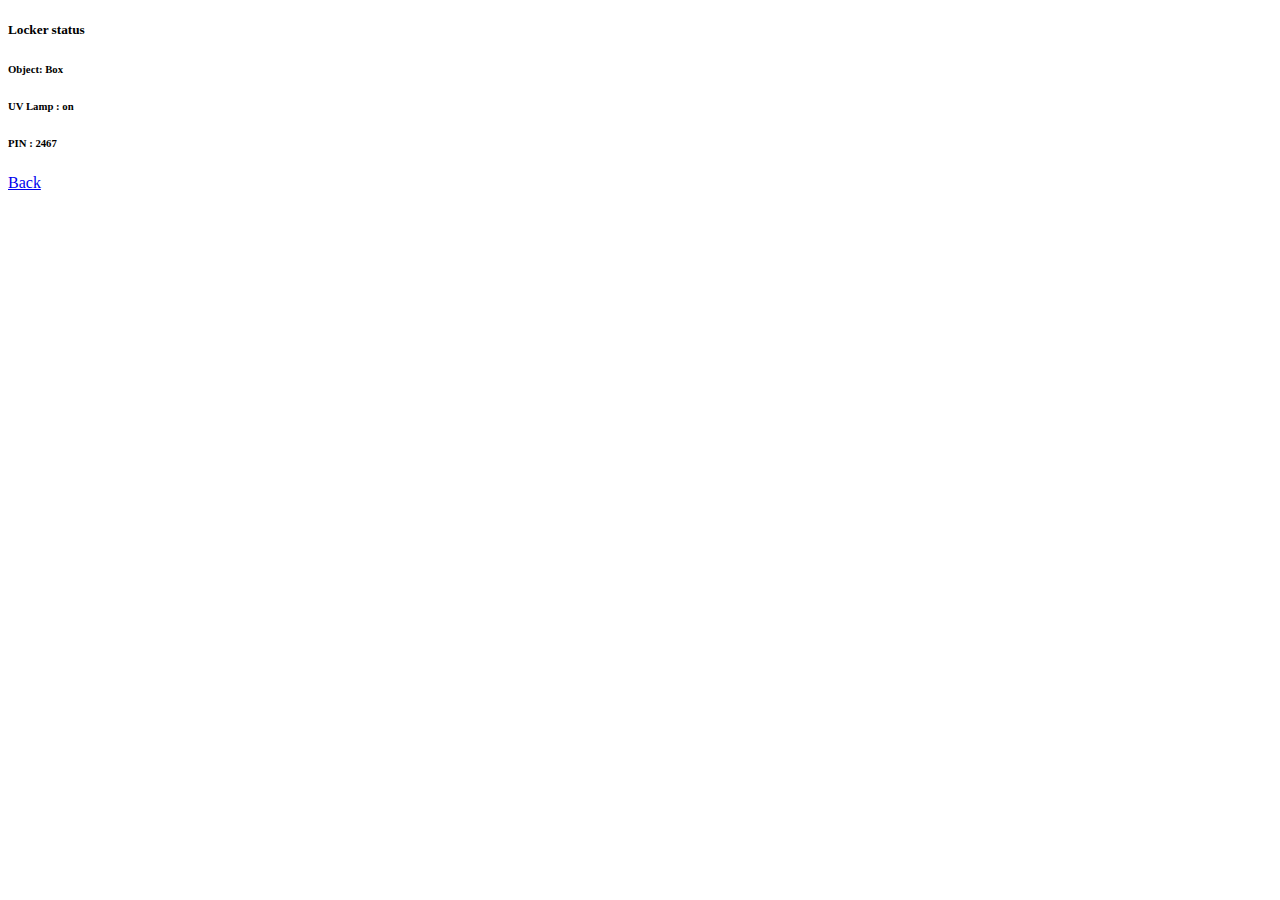
<file: detail.html>
<!DOCTYPE html>
<html lang="en">

<head>
    <meta charset="UTF-8">
    <meta http-equiv="X-UA-Compatible" content="IE=edge">
    <meta name="viewport" content="width=device-width, initial-scale=1.0">
    <link rel="icon" type="image/png" href="favicon-32x32.png" sizes="32x32" />
    <link rel="icon" type="image/png" href="favicon-16x16.png" sizes="16x16" />


    <link href="https://cdn.jsdelivr.net/npm/bootstrap@5.0.0-beta2/dist/css/bootstrap.min.css" rel="stylesheet" integrity="sha384-BmbxuPwQa2lc/FVzBcNJ7UAyJxM6wuqIj61tLrc4wSX0szH/Ev+nYRRuWlolflfl" crossorigin="anonymous">

    <title>Locker | Smart Sterilizer Locker</title>
</head>
<body>
    <div class="container">
    <div class="card mt-5">
        <div class="card-body">
          <h5 class="card-title">Locker status</h5>
          <h6 class="card-subtitle mb-2 text-muted">Object: Box</h6>
          <h6 class="card-subtitle mb-2 text-muted">UV Lamp : <span id="uv">on</span></h6>
          <h6 class="card-subtitle mb-2 text-muted">PIN : 2467</h6>
          <a href="locker.html" class="card-link">Back</a>
        </div>
      </div>
    </div>
      <script>
        var $_GET = {};
        if(document.location.toString().indexOf('?') !== -1) {
            var query = document.location
                        .toString()
                        // get the query string
                        .replace(/^.*?\?/, '')
                        // and remove any existing hash string (thanks, @vrijdenker)
                        .replace(/#.*$/, '')
                        .split('&');

            for(var i=0, l=query.length; i<l; i++) {
            var aux = decodeURIComponent(query[i]).split('=');
            $_GET[aux[0]] = aux[1];
            }
        }

        // document.getElementById('uv').innerHTML = $_GET['index'];
      </script>
</body>
</html>
</file>
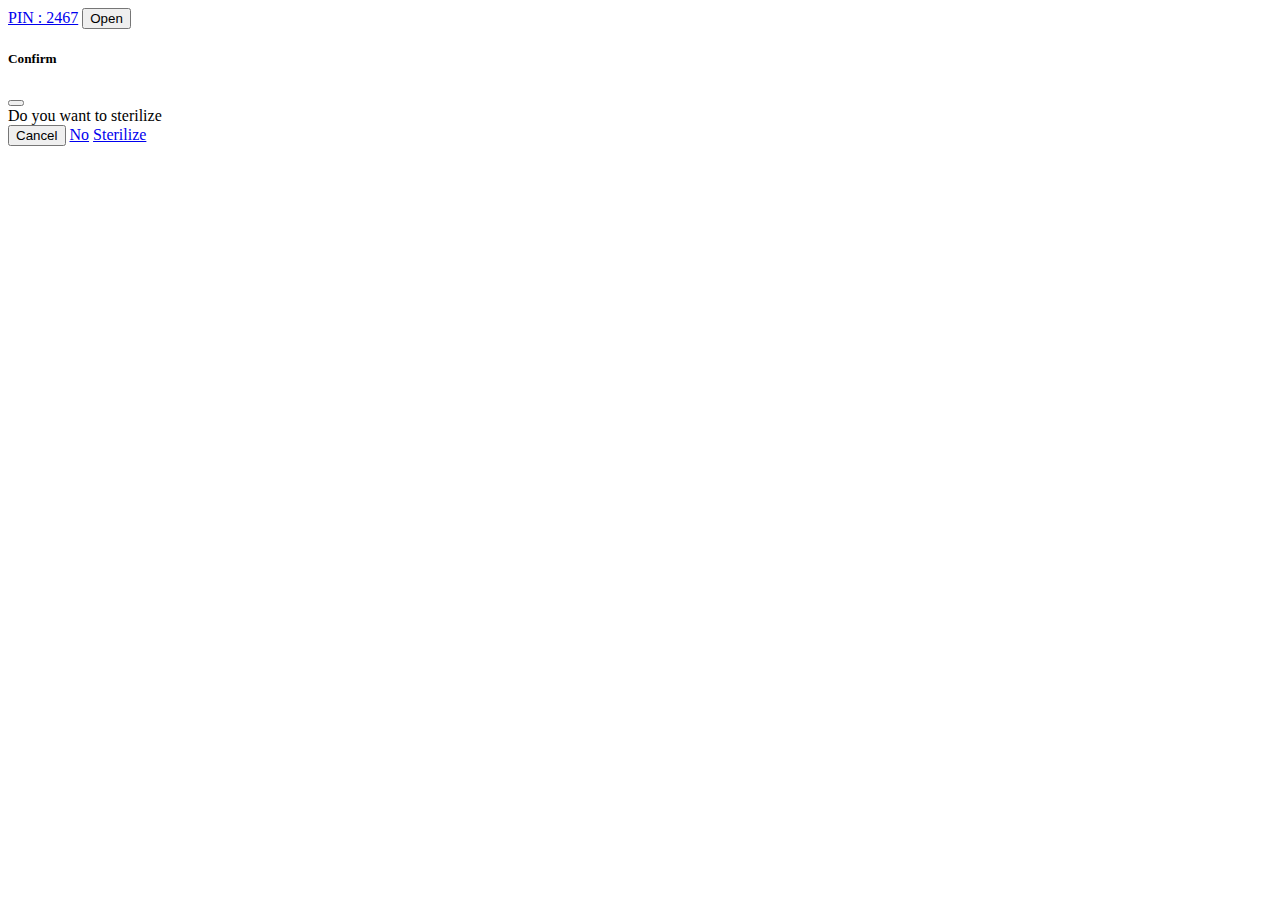
<file: locker.html>
<!DOCTYPE html>
<html lang="en">

<head>
    <meta charset="UTF-8">
    <meta http-equiv="X-UA-Compatible" content="IE=edge">
    <meta name="viewport" content="width=device-width, initial-scale=1.0">
    <link rel="icon" type="image/png" href="favicon-32x32.png" sizes="32x32" />
    <link rel="icon" type="image/png" href="favicon-16x16.png" sizes="16x16" />

    <link href="https://cdn.jsdelivr.net/npm/bootstrap@5.0.0-beta2/dist/css/bootstrap.min.css" rel="stylesheet" integrity="sha384-BmbxuPwQa2lc/FVzBcNJ7UAyJxM6wuqIj61tLrc4wSX0szH/Ev+nYRRuWlolflfl" crossorigin="anonymous">

    <script>
        var $_GET = {};
        if(document.location.toString().indexOf('?') !== -1) {
            var query = document.location
                        .toString()
                        // get the query string
                        .replace(/^.*?\?/, '')
                        // and remove any existing hash string (thanks, @vrijdenker)
                        .replace(/#.*$/, '')
                        .split('&');

            for(var i=0, l=query.length; i<l; i++) {
            var aux = decodeURIComponent(query[i]).split('=');
            $_GET[aux[0]] = aux[1];
            }
        }
    </script>

    <title>Smart Sterilizer Locker</title>
</head>
<body>
    <div class="container">
        <div class="card mt-5">
            <div class="card-body">
                <div class="d-grid gap-2 mx-auto">
                    <a href="#" class="btn btn-primary disabled">PIN : 2467</a>
                    <button type="button" class="btn btn-primary" data-bs-toggle="modal" data-bs-target="#myModal">Open</button>
                </div>
            </div>
        </div>
    </div>
  <!-- Modal -->
  <div class="modal fade" id="myModal" tabindex="-1" aria-labelledby="myModalLabel" aria-hidden="true">
    <div class="modal-dialog">
      <div class="modal-content">
        <div class="modal-header">
          <h5 class="modal-title" id="myModal">Confirm</h5>
          <button type="button" class="btn-close" data-bs-dismiss="modal" aria-label="Close"></button>
        </div>
        <div class="modal-body">
          Do you want to sterilize
        </div>
        <div class="modal-footer">
          <button type="button" class="btn btn-secondary" data-bs-dismiss="modal">Cancel</button>
          <a href="detail.html?s=no" class="btn btn-danger">No</a>
          <a href="detail.html" class="btn btn-success">Sterilize</a>
        </div>
      </div>
    </div>
  </div>
  <script src="https://cdn.jsdelivr.net/npm/bootstrap@5.0.0-beta3/dist/js/bootstrap.bundle.min.js" integrity="sha384-JEW9xMcG8R+pH31jmWH6WWP0WintQrMb4s7ZOdauHnUtxwoG2vI5DkLtS3qm9Ekf" crossorigin="anonymous"></script>
</body>
</html>
</file>
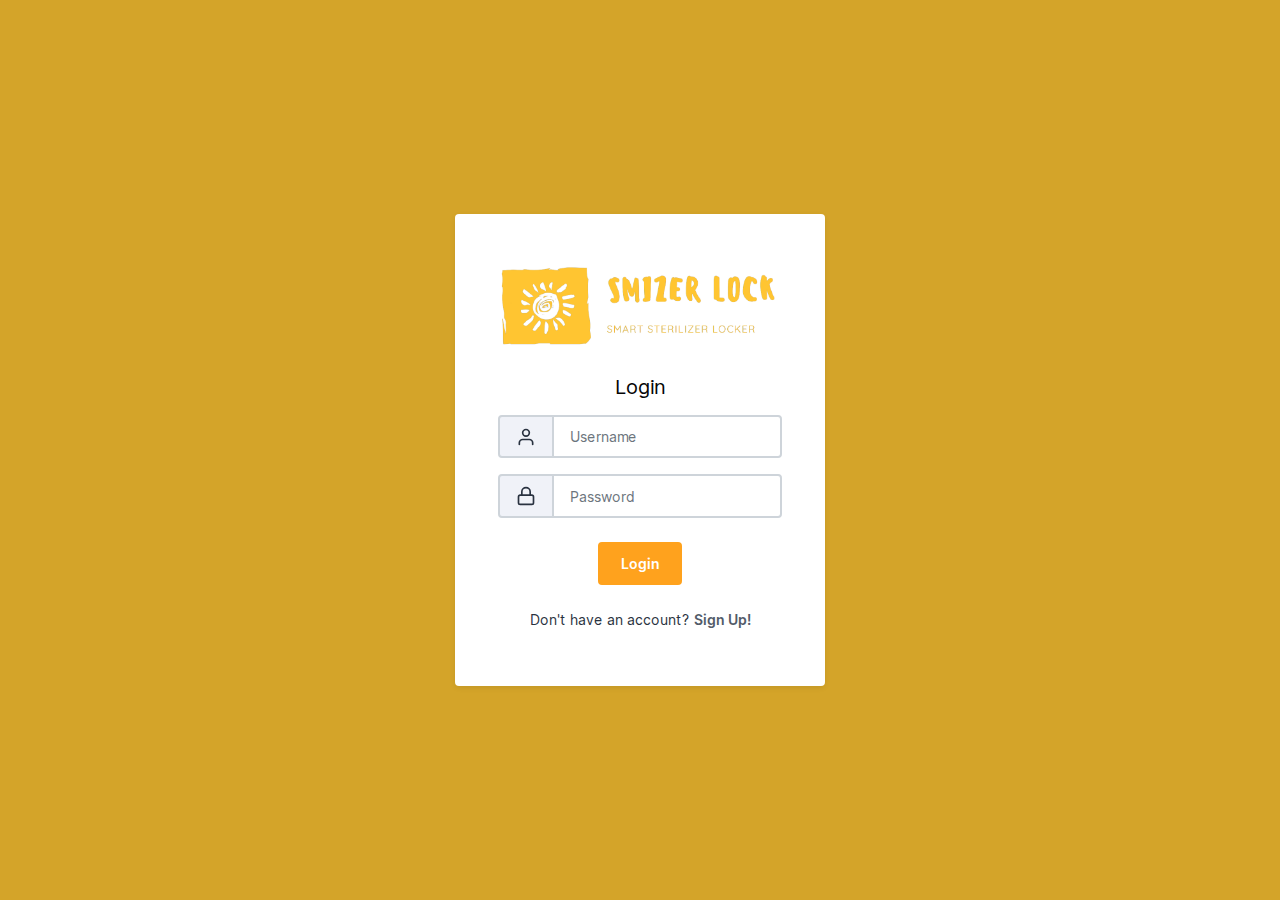
<file: login.html>
<!DOCTYPE html>
<html lang="en">

<head>
    <meta charset="UTF-8">
    <meta http-equiv="X-UA-Compatible" content="IE=edge">
    <meta name="viewport" content="width=device-width, initial-scale=1.0">
    <link rel="icon" type="image/png" href="favicon-32x32.png" sizes="32x32" />
    <link rel="icon" type="image/png" href="favicon-16x16.png" sizes="16x16" />

    <!-- Favicon icon -->
    <link rel="icon" type="image/png" href="assets/images/favicon-32x32.png" sizes="32x32" />
    <link rel="icon" type="image/png" href="assets/images/favicon-16x16.png" sizes="16x16" />

    <!-- font css -->
    <link rel="stylesheet" href="assets/fonts/feather.css">
    <link rel="stylesheet" href="assets/fonts/fontawesome.css">
    <link rel="stylesheet" href="assets/fonts/material.css">

    <!-- vendor css -->
    <link rel="stylesheet" href="assets/css/style.css" id="main-style-link">

    <title>Login | Smart Sterilizer Locker</title>
</head>

<body>
    <div class="auth-wrapper">
        <div class="auth-content">
            <div class="card">
                <div class="row align-items-center text-center">
                    <div class="col-md-12">
                        <div class="card-body">
                            <img src="assets/images/LOGO-login.png" alt="" class="img-fluid mb-4">
                            <h4 class="mb-3 f-w-400">Login</h4>
                            <form>
                                <div class="input-group mb-3">
                                    <span class="input-group-text"><i data-feather="user"></i></span>
                                    <input type="text" class="form-control" placeholder="Username">
                                </div>
                                <div class="input-group mb-4">
                                    <span class="input-group-text"><i data-feather="lock"></i></span>
                                    <input type="password" class="form-control" placeholder="Password">
                                </div>
                                <a class="btn btn-warning btn-block mb-4 text-white" href="private.html">Login</a>
                            </form>
                            <p class="mb-2">Don't have an account?
                                <a href="signup.html" class="f-w-400">Sign Up!</a>
                            </p>
                        </div>
                    </div>
                </div>
            </div>
        </div>
    </div>

    <!-- Required Js -->
    <script src="assets/js/vendor-all.min.js"></script>
    <script src="assets/js/plugins/bootstrap.min.js"></script>
    <script src="assets/js/plugins/feather.min.js"></script>
    <script src="assets/js/pcoded.min.js"></script>
</body>

</html>
</file>
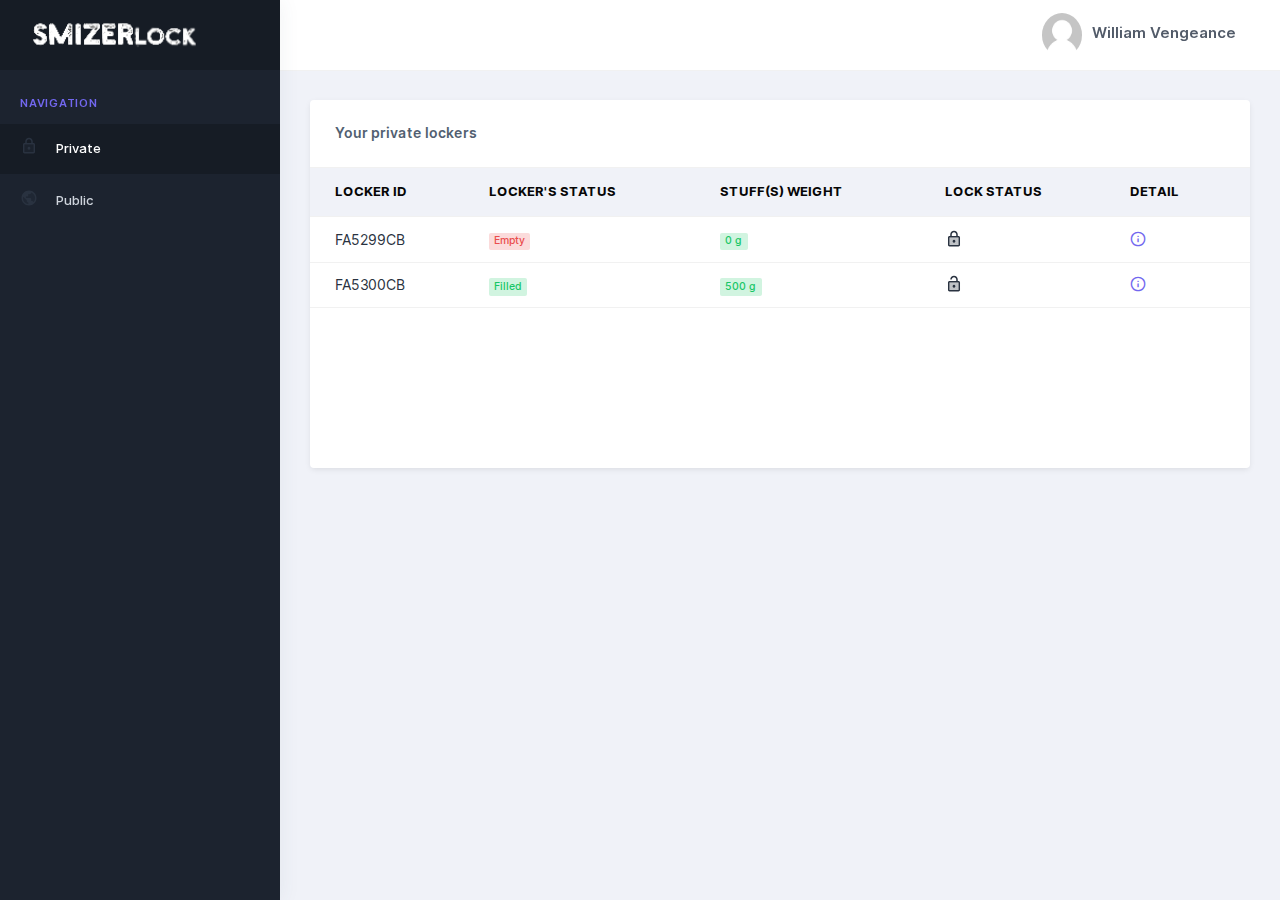
<file: private.html>
<!DOCTYPE html>
<html lang="en">

<head>
    <title>Smizer Lock</title>
    <!-- HTML5 Shim and Respond.js IE11 support of HTML5 elements and media queries -->
    <!-- WARNING: Respond.js doesn't work if you view the page via file:// -->
    <!--[if lt IE 11]>
    	<script src="https://oss.maxcdn.com/libs/html5shiv/3.7.0/html5shiv.js"></script>
    	<script src="https://oss.maxcdn.com/libs/respond.js/1.4.2/respond.min.js"></script>
    	<![endif]-->

    <!-- Meta -->
    <meta charset="utf-8">
    <meta name="viewport" content="width=device-width, initial-scale=1.0, user-scalable=0, minimal-ui">
    <meta http-equiv="X-UA-Compatible" content="IE=edge" />
    <meta name="author" content="Dadakanz">


    <!-- Favicon icon -->
    <link rel="icon" type="image/png" href="assets/images/favicon2-32x32.png" sizes="32x32" />
    <link rel="icon" type="image/png" href="assets/images/favicon2-16x16.png" sizes="16x16" />

    <!-- font css -->
    <link rel="stylesheet" href="assets/fonts/feather.css">
    <link rel="stylesheet" href="assets/fonts/fontawesome.css">
    <link rel="stylesheet" href="assets/fonts/material.css">

    <!-- vendor css -->
    <link rel="stylesheet" href="assets/css/style.css" id="main-style-link">

</head>

<body>
    <!-- [ Pre-loader ] start -->
    <div class="loader-bg">
        <div class="loader-track">
            <div class="loader-fill"></div>
        </div>
    </div>
    <!-- [ Pre-loader ] End -->
    <!-- [ Mobile header ] start -->
    <div class="pc-mob-header pc-header">
        <div class="pcm-logo">
            <img src="assets/images/170x30-bg-dark.png" alt="" class="logo logo-lg">
        </div>
        <div class="pcm-toolbar">
            <a href="#!" class="pc-head-link" id="mobile-collapse">
                <div class="hamburger hamburger--arrowturn">
                    <div class="hamburger-box">
                        <div class="hamburger-inner"></div>
                    </div>
                </div>
            </a>
            <a href="#!" class="pc-head-link" id="header-collapse">
                <i data-feather="more-vertical"></i>
            </a>
        </div>
    </div>
    <!-- [ Mobile header ] End -->

    <!-- [ navigation menu ] start -->
    <nav class="pc-sidebar ">
        <div class="navbar-wrapper">
            <div class="m-header">
                <a href="private.html" class="b-brand">
                    <!-- ========   change your logo hear   ============ -->
                    <img src="assets/images/170x30-bg-dark.png" alt="" class="logo logo-lg">
                    <img src="assets/images/170x30-bg-dark.png" alt="" class="logo logo-sm">
                </a>
            </div>
            <div class="navbar-content">
                <ul class="pc-navbar">
                    <li class="pc-item pc-caption">
                        <label>Navigation</label>
                    </li>
                    <li class="pc-item">
                        <a href="private.html" class="pc-link ">
                            <span class="pc-micon">
                                <span class="material-icons-two-tone">
                                    lock
                                </span>
                            </span>
                            <span class="pc-mtext">Private</span>
                        </a>
                    </li>
                    <li class="pc-item">
                        <a href="public.html" class="pc-link ">
                            <span class="pc-micon">
                                <span class="material-icons-two-tone">
                                    public
                                </span>
                            </span>
                            <span class="pc-mtext">Public</span>
                        </a>
                    </li>
                </ul>
            </div>
        </div>
    </nav>
    <!-- [ navigation menu ] end -->
    <!-- [ Header ] start -->
    <header class="pc-header ">
        <div class="header-wrapper">
            <div class="ml-auto">
                <ul class="list-unstyled">
                    <li class="dropdown pc-h-item">
                        <a class="pc-head-link dropdown-toggle arrow-none mr-0" data-toggle="dropdown" href="#"
                            role="button" aria-haspopup="false" aria-expanded="false">
                            <img src="assets/images/user/default-user.jpg" alt="user-image" class="user-avtar">
                            <span>
                                <span class="user-name">William Vengeance</span>
                                <!-- <span class="user-desc">Administrator</span> -->
                            </span>
                        </a>
                        <div class="dropdown-menu dropdown-menu-right pc-h-dropdown">

                            <a href="login.html" class="dropdown-item">
                                <span class="material-icons-two-tone">
                                    sensor_door
                                </span>
                                <span>Logout</span>
                            </a>
                        </div>
                    </li>
                </ul>
            </div>

        </div>
    </header>
    <!-- [ Header ] end -->
    <!-- [ Main Content ] start -->
    <div class="pc-container">
        <div class="pcoded-content">
            <!-- [ Main Content ] start -->
            <div class="row">
                <!-- customer-section start -->
                <div class="col-xl-12 col-md-12">
                    <div class="card table-card">
                        <div class="card-header">
                            <h5>Your private lockers</h5>
                        </div>
                        <div class="pro-scroll" style="height:300px;position:relative;">
                            <div class="card-body p-0">
                                <div class="table-responsive">
                                    <table class="table table-hover m-b-0">
                                        <thead>
                                            <tr>
                                                <th>Locker ID</th>
                                                <th>Locker's Status</th>
                                                <th>Stuff(s) Weight</th>
                                                <th>Lock Status</th>
                                                <th>Detail</th>
                                            </tr>
                                        </thead>
                                        <tbody>
                                            <tr>
                                                <td>FA5299CB</td>
                                                <td>
                                                    <div><label class="badge bg-light-danger">Empty</label></div>
                                                </td>
                                                <td><label class="badge bg-light-success">0 g</label></td>
                                                <td>
                                                    <span class="material-icons-two-tone">
                                                        lock
                                                    </span>
                                                </td>
                                                <td>
                                                    <a href="#!" data-toggle="modal" data-target="#LockerModal">
                                                        <i class="icon feather icon-info f-16 text-primary"></i>
                                                    </a>
                                                </td>
                                            </tr>
                                            <tr>
                                                <td>FA5300CB</td>
                                                <td>
                                                    <div><label class="badge bg-light-success">Filled</label></div>
                                                </td>
                                                <td><label class="badge bg-light-success">500 g</label></td>
                                                <td>
                                                    <span class="material-icons-two-tone">
                                                        lock_open
                                                    </span>
                                                </td>
                                                <td>
                                                    <a href="#!" data-toggle="modal" data-target="#LockerModal2">
                                                        <i class="icon feather icon-info f-16 text-primary"></i>
                                                    </a>
                                                </td>
                                            </tr>
                                            <!-- <tr>
                                                <td>Iphone 6</td>
                                                <td>
                                                    <div><label class="badge bg-light-danger">Occupied</label></div>
                                                </td>
                                                <td><a href="#!">
                                                        <i class="icon feather icon-info f-16 text-primary"></i>
                                                    </a>
                                                </td>
                                            </tr> -->
                                        </tbody>
                                    </table>
                                </div>
                            </div>
                        </div>
                    </div>
                </div>
                <!-- customer-section end -->
            </div>
            <!-- [ Main Content ] end -->
        </div>
    </div>
    <div id="LockerModal" class="modal fade" tabindex="-1" role="dialog" aria-labelledby="LockerModalTitle"
        aria-hidden="true">
        <div class="modal-dialog modal-dialog-centered" role="document">
            <div class="modal-content">
                <div class="modal-header">
                    <h5 class="modal-title" id="LockerModalTitle">Locker Detail</h5>
                    <button type="button" class="btn-close" data-dismiss="modal" aria-label="Close"></button>
                </div>
                <div class="modal-body">
                    <form>
                        <div class="row mb-3">
                            <label class="col-sm-3 col-form-label">Locker ID</label>
                            <div class="col-sm-9">
                                <input type="text" class="form-control-plaintext" readonly value="FA5299CB">
                            </div>
                        </div>
                        <div class="row mb-3">
                            <label class="col-sm-3 col-form-label">Locker Status</label>
                            <div class="col-sm-9">
                                <input type="text" class="form-control-plaintext" readonly value="Empty">
                            </div>
                        </div>
                        <div class="row mb-3">
                            <label class="col-sm-3 col-form-label">Weight</label>
                            <div class="col-sm-9">
                                <input type="text" class="form-control-plaintext" readonly value="0 g">
                            </div>
                        </div>
                        <div class="row mb-3">
                            <label class="col-sm-3 col-form-label">Passcode</label>
                            <div class="col-sm-9">
                                <input type="text" class="form-control-plaintext" readonly value="1234">
                            </div>
                        </div>
                        <div class="row mb-3">
                            <label class="col-sm-3 col-form-label">Lock Status</label>
                            <div class="col-sm-9 my-auto">
                                <div class="form-check form-switch">
                                    <input type="checkbox" class="form-check-input">
                                    <label class="badge bg-light-success">
                                        Locked
                                    </label>
                                </div>
                            </div>
                        </div>
                        <div class="row mb-3">
                            <label class="col-sm-3 col-form-label">Sterilize</label>
                            <div class="col-sm-9">
                                <label class="badge bg-light-danger">
                                    Not sterilize yet
                                </label>
                            </div>
                        </div>
                    </form>
                </div>
                <div class="modal-footer">
                    <button type="button" class="btn  btn-secondary" data-dismiss="modal">Close</button>
                </div>
            </div>
        </div>
    </div>
    <div id="LockerModal2" class="modal fade" tabindex="-1" role="dialog" aria-labelledby="LockerModalTitle"
        aria-hidden="true">
        <div class="modal-dialog modal-dialog-centered" role="document">
            <div class="modal-content">
                <div class="modal-header">
                    <h5 class="modal-title" id="LockerModalTitle">Locker Detail</h5>
                    <button type="button" class="btn-close" data-dismiss="modal" aria-label="Close"></button>
                </div>
                <div class="modal-body">
                    <form>
                        <div class="row mb-3">
                            <label class="col-sm-3 col-form-label">Locker ID</label>
                            <div class="col-sm-9">
                                <input type="text" class="form-control-plaintext" readonly value="FA5300CB">
                            </div>
                        </div>
                        <div class="row mb-3">
                            <label class="col-sm-3 col-form-label">Locker Status</label>
                            <div class="col-sm-9">
                                <input type="text" class="form-control-plaintext" readonly value="Filled">
                            </div>
                        </div>
                        <div class="row mb-3">
                            <label class="col-sm-3 col-form-label">Weight</label>
                            <div class="col-sm-9">
                                <input type="text" class="form-control-plaintext" readonly value="500 g">
                            </div>
                        </div>
                        <div class="row mb-3">
                            <label class="col-sm-3 col-form-label">Passcode</label>
                            <div class="col-sm-9">
                                <input type="text" class="form-control-plaintext" readonly value="4321">
                            </div>
                        </div>
                        <div class="row mb-3">
                            <label class="col-sm-3 col-form-label">Lock Status</label>
                            <div class="col-sm-9 my-auto">
                                <div class="form-check form-switch">
                                    <input type="checkbox" class="form-check-input">
                                    <label class="badge bg-light-success">
                                        Unlocked
                                    </label>
                                </div>
                            </div>
                        </div>
                        <div class="row mb-3">
                            <label class="col-sm-3 col-form-label">Sterilize</label>
                            <div class="col-sm-9">
                                <label class="badge bg-light-danger">
                                    Not sterilize yet
                                </label>
                            </div>
                        </div>
                    </form>
                </div>
                <div class="modal-footer">
                    <button type="button" class="btn  btn-secondary" data-dismiss="modal">Close</button>
                </div>
            </div>
        </div>
    </div>
    <!-- [ Main Content ] end -->
    <!-- Warning Section start -->
    <!-- Older IE warning message -->
    <!--[if lt IE 11]>
        <div class="ie-warning">
            <h1>Warning!!</h1>
            <p>You are using an outdated version of Internet Explorer, please upgrade
               <br/>to any of the following web browsers to access this website.
            </p>
            <div class="iew-container">
                <ul class="iew-download">
                    <li>
                        <a href="http://www.google.com/chrome/">
                            <img src="assets/images/browser/chrome.png" alt="Chrome">
                            <div>Chrome</div>
                        </a>
                    </li>
                    <li>
                        <a href="https://www.mozilla.org/en-US/firefox/new/">
                            <img src="assets/images/browser/firefox.png" alt="Firefox">
                            <div>Firefox</div>
                        </a>
                    </li>
                    <li>
                        <a href="http://www.opera.com">
                            <img src="assets/images/browser/opera.png" alt="Opera">
                            <div>Opera</div>
                        </a>
                    </li>
                    <li>
                        <a href="https://www.apple.com/safari/">
                            <img src="assets/images/browser/safari.png" alt="Safari">
                            <div>Safari</div>
                        </a>
                    </li>
                    <li>
                        <a href="http://windows.microsoft.com/en-us/internet-explorer/download-ie">
                            <img src="assets/images/browser/ie.png" alt="">
                            <div>IE (11 & above)</div>
                        </a>
                    </li>
                </ul>
            </div>
            <p>Sorry for the inconvenience!</p>
        </div>
    <![endif]-->
    <!-- Warning Section Ends -->
    <!-- Required Js -->
    <script src="assets/js/vendor-all.min.js"></script>
    <script src="assets/js/plugins/bootstrap.min.js"></script>
    <script src="assets/js/plugins/feather.min.js"></script>
    <script src="assets/js/pcoded.min.js"></script>
    <!-- <script src="https://cdnjs.cloudflare.com/ajax/libs/highlight.js/9.12.0/highlight.min.js"></script> -->
    <!-- <script src="assets/js/plugins/clipboard.min.js"></script> -->
    <!-- <script src="assets/js/uikit.min.js"></script> -->

    <!-- custom-chart js -->
    <script src="assets/js/pages/private.js"></script>
</body>

</html>
</file>
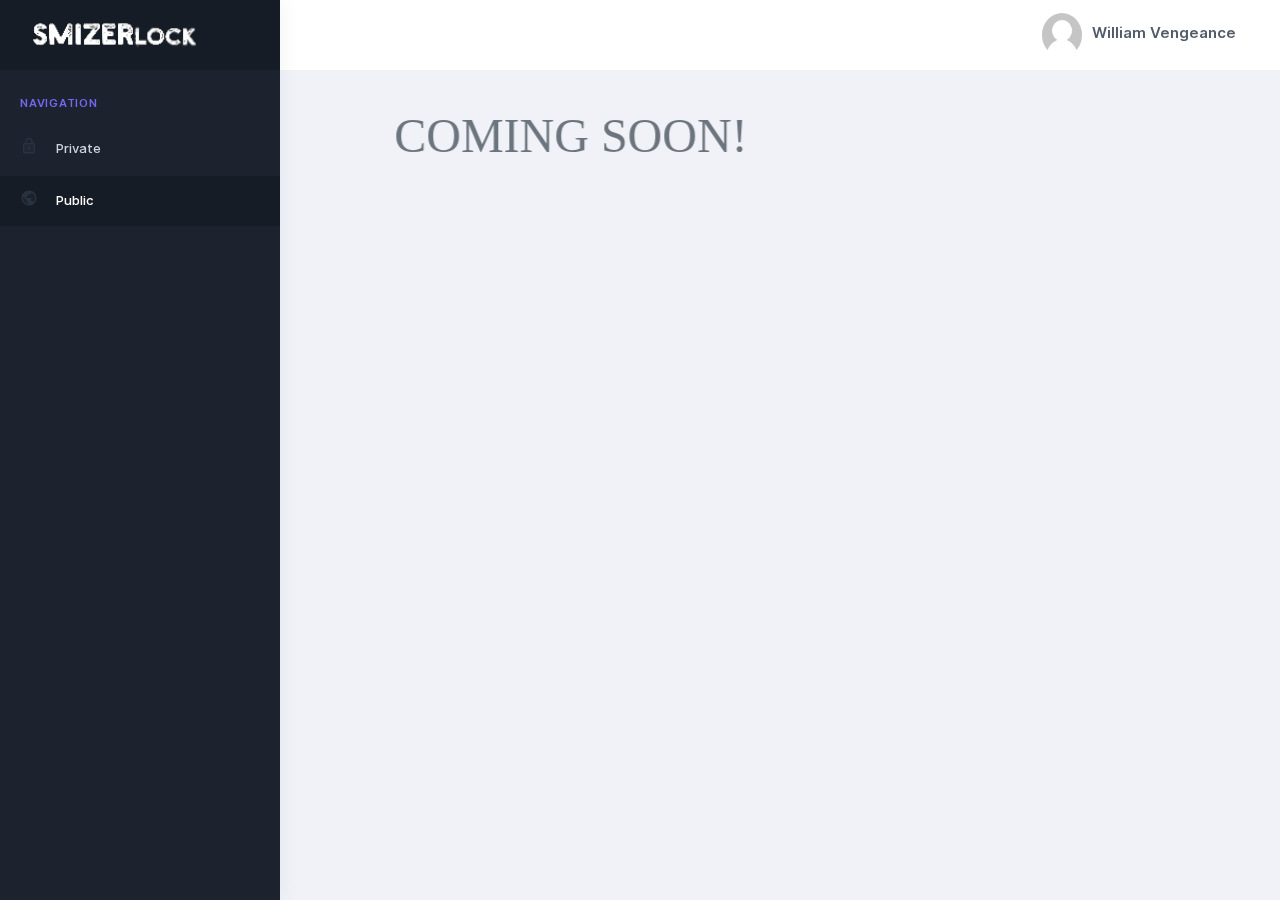
<file: public.html>
<!DOCTYPE html>
<html lang="en">

<head>
    <title>Smizer Lock</title>
    <!-- HTML5 Shim and Respond.js IE11 support of HTML5 elements and media queries -->
    <!-- WARNING: Respond.js doesn't work if you view the page via file:// -->
    <!--[if lt IE 11]>
    	<script src="https://oss.maxcdn.com/libs/html5shiv/3.7.0/html5shiv.js"></script>
    	<script src="https://oss.maxcdn.com/libs/respond.js/1.4.2/respond.min.js"></script>
    	<![endif]-->

    <!-- Meta -->
    <meta charset="utf-8">
    <meta name="viewport" content="width=device-width, initial-scale=1.0, user-scalable=0, minimal-ui">
    <meta http-equiv="X-UA-Compatible" content="IE=edge" />
    <meta name="author" content="Dadakanz">


    <!-- Favicon icon -->
    <link rel="icon" type="image/png" href="assets/images/favicon2-32x32.png" sizes="32x32" />
    <link rel="icon" type="image/png" href="assets/images/favicon2-16x16.png" sizes="16x16" />

    <!-- font css -->
    <link rel="stylesheet" href="assets/fonts/feather.css">
    <link rel="stylesheet" href="assets/fonts/fontawesome.css">
    <link rel="stylesheet" href="assets/fonts/material.css">

    <!-- vendor css -->
    <link rel="stylesheet" href="assets/css/style.css" id="main-style-link">

</head>

<body>
    <!-- [ Pre-loader ] start -->
    <div class="loader-bg">
        <div class="loader-track">
            <div class="loader-fill"></div>
        </div>
    </div>
    <!-- [ Pre-loader ] End -->
    <!-- [ Mobile header ] start -->
    <div class="pc-mob-header pc-header">
        <div class="pcm-logo">
            <img src="assets/images/170x30-bg-dark.png" alt="" class="logo logo-lg">
        </div>
        <div class="pcm-toolbar">
            <a href="#!" class="pc-head-link" id="mobile-collapse">
                <div class="hamburger hamburger--arrowturn">
                    <div class="hamburger-box">
                        <div class="hamburger-inner"></div>
                    </div>
                </div>
            </a>
            <a href="#!" class="pc-head-link" id="header-collapse">
                <i data-feather="more-vertical"></i>
            </a>
        </div>
    </div>
    <!-- [ Mobile header ] End -->

    <!-- [ navigation menu ] start -->
    <nav class="pc-sidebar ">
        <div class="navbar-wrapper">
            <div class="m-header">
                <a href="private.html" class="b-brand">
                    <!-- ========   change your logo hear   ============ -->
                    <img src="assets/images/170x30-bg-dark.png" alt="" class="logo logo-lg">
                    <img src="assets/images/170x30-bg-dark.png" alt="" class="logo logo-sm">
                </a>
            </div>
            <div class="navbar-content">
                <ul class="pc-navbar">
                    <li class="pc-item pc-caption">
                        <label>Navigation</label>
                    </li>
                    <li class="pc-item">
                        <a href="private.html" class="pc-link ">
                            <span class="pc-micon">
                                <span class="material-icons-two-tone">
                                    lock
                                </span>
                            </span>
                            <span class="pc-mtext">Private</span>
                        </a>
                    </li>
                    <li class="pc-item">
                        <a href="public.html" class="pc-link ">
                            <span class="pc-micon">
                                <span class="material-icons-two-tone">
                                    public
                                </span>
                            </span>
                            <span class="pc-mtext">Public</span>
                        </a>
                    </li>
                </ul>
            </div>
        </div>
    </nav>
    <!-- [ navigation menu ] end -->
    <!-- [ Header ] start -->
    <header class="pc-header ">
        <div class="header-wrapper">
            <div class="ml-auto">
                <ul class="list-unstyled">
                    <li class="dropdown pc-h-item">
                        <a class="pc-head-link dropdown-toggle arrow-none mr-0" data-toggle="dropdown" href="#"
                            role="button" aria-haspopup="false" aria-expanded="false">
                            <img src="assets/images/user/default-user.jpg" alt="user-image" class="user-avtar">
                            <span>
                                <span class="user-name">William Vengeance</span>
                                <!-- <span class="user-desc">Administrator</span> -->
                            </span>
                        </a>
                        <div class="dropdown-menu dropdown-menu-right pc-h-dropdown">

                            <a href="login.html" class="dropdown-item">
                                <span class="material-icons-two-tone">
                                    sensor_door
                                </span>
                                <span>Logout</span>
                            </a>
                        </div>
                    </li>
                </ul>
            </div>

        </div>
    </header>
    <!-- [ Header ] end -->
    <div class="pc-container">
		<div class="pcoded-content">
    <!-- [ Main Content ] start -->
            <marquee behavior="alternate" direction="right" scrollamount="10" width="1000px" onmouseover="this.stop()" onmouseout="this.start()">
                <font color="#6c757d" size="20" face="Cooper Black">
                    COMING SOON!
                </font>
            </marquee>
        </div>
    </div>        
    <!-- [ Main Content ] end -->
    <script src="assets/js/vendor-all.min.js"></script>
    <script src="assets/js/plugins/bootstrap.min.js"></script>
    <script src="assets/js/plugins/feather.min.js"></script>
    <script src="assets/js/pcoded.min.js"></script>
    <!-- <script src="https://cdnjs.cloudflare.com/ajax/libs/highlight.js/9.12.0/highlight.min.js"></script> -->
    <!-- <script src="assets/js/plugins/clipboard.min.js"></script> -->
    <!-- <script src="assets/js/uikit.min.js"></script> -->

    <!-- custom-chart js -->
    <script src="assets/js/pages/private.js"></script>
</body>
</html>
</file>
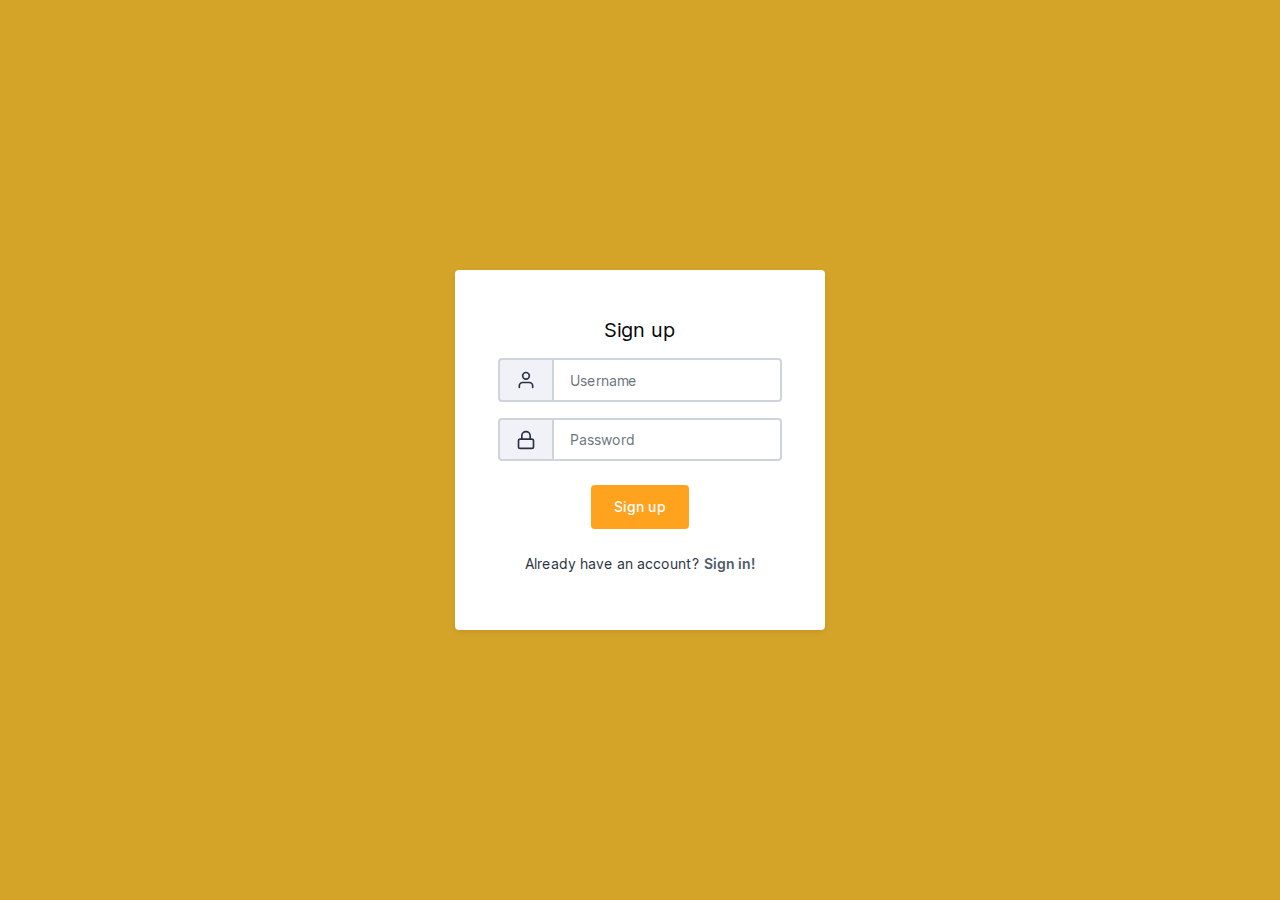
<file: signup.html>
<!DOCTYPE html>
<html lang="en">

<head>
    <meta charset="UTF-8">
    <meta http-equiv="X-UA-Compatible" content="IE=edge">
    <meta name="viewport" content="width=device-width, initial-scale=1.0">
    <link rel="icon" type="image/png" href="favicon-32x32.png" sizes="32x32" />
    <link rel="icon" type="image/png" href="favicon-16x16.png" sizes="16x16" />


    <!-- Favicon icon -->
    <link rel="icon" type="image/png" href="assets/images/favicon-32x32.png" sizes="32x32" />
    <link rel="icon" type="image/png" href="assets/images/favicon-16x16.png" sizes="16x16" />

    <!-- font css -->
    <link rel="stylesheet" href="assets/fonts/feather.css">
    <link rel="stylesheet" href="assets/fonts/fontawesome.css">
    <link rel="stylesheet" href="assets/fonts/material.css">

    <!-- vendor css -->
    <link rel="stylesheet" href="assets/css/style.css" id="main-style-link">

    <title>Sign Up | Smart Sterilizer Locker</title>
</head>

<body>
    <div class="auth-wrapper">
        <div class="auth-content">
            <div class="card">
                <div class="row align-items-center text-center">
                    <div class="col-md-12">
                        <div class="card-body">
                            <!-- <img src="Logo.png" alt="" class="img-fluid mb-4"> -->
                            <h4 class="mb-3 f-w-400">Sign up</h4>
                            <div class="input-group mb-3">
                                <span class="input-group-text"><i data-feather="user"></i></span>
                                <input type="text" class="form-control" placeholder="Username">
                            </div>
                            <div class="input-group mb-4">
                                <span class="input-group-text"><i data-feather="lock"></i></span>
                                <input type="password" class="form-control" placeholder="Password">
                            </div>
                            <button class="btn btn-warning btn-block mb-4">Sign up</button>
                            <p class="mb-2">Already have an account? <a href="login.html" class="f-w-400">Sign in!</a></p>
                        </div>
                    </div>
                </div>
            </div>
        </div>
    </div>
    <!-- <div class="container">
        <div class="card col-lg-4 col-md-6 col-sm-12 mt-5 mx-auto">
            <div class="card-body">
                <h5 class="card-title text-center">Sign Up</h5>
                <img src="Logo.png" alt="" class="img-fluid">
                <form action="public_private.html" method="GET">
                    <div class="mb-3">
                        <label for="username" class="form-label">Username</label>
                        <input type="text" class="form-control" id="username" name="username">
                    </div>
                    <div class="mb-3">
                        <label for="password" class="form-label">Password</label>
                        <input type="password" class="form-control" id="password" name="password">
                    </div>
                    <div class="d-grid gap-2">
                        <a href="public_private.html" class="btn btn-primary">Signup</a>
                        <a href="login.html" class="card-link">Already have an account? Login!</a>
                      </div>
                </form>
            </div>
        </div>
    </div> -->
    <script src="assets/js/vendor-all.min.js"></script>
    <script src="assets/js/plugins/bootstrap.min.js"></script>
    <script src="assets/js/plugins/feather.min.js"></script>
    <script src="assets/js/pcoded.min.js"></script>

</body>

</html>
</file>
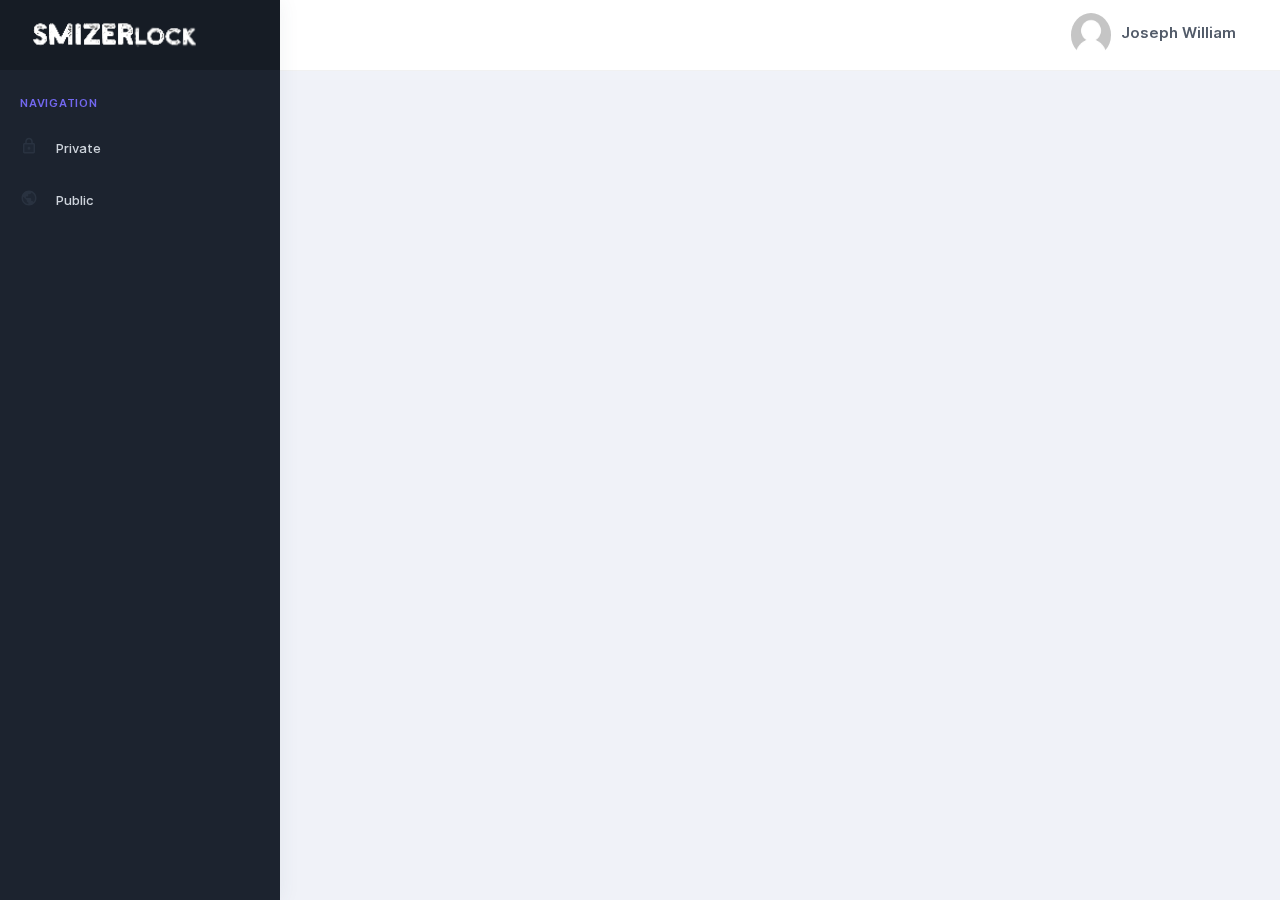
<file: template.html>
<!DOCTYPE html>
<html lang="en">

<head>
	<title>DashboardKit Bootstrap 5 Admin Template</title>
	<!-- HTML5 Shim and Respond.js IE11 support of HTML5 elements and media queries -->
	<!-- WARNING: Respond.js doesn't work if you view the page via file:// -->
	<!--[if lt IE 11]>
    	<script src="https://oss.maxcdn.com/libs/html5shiv/3.7.0/html5shiv.js"></script>
    	<script src="https://oss.maxcdn.com/libs/respond.js/1.4.2/respond.min.js"></script>
    	<![endif]-->

	<!-- Meta -->
	<meta charset="utf-8">
	<meta name="viewport" content="width=device-width, initial-scale=1.0, user-scalable=0, minimal-ui">
	<meta http-equiv="X-UA-Compatible" content="IE=edge" />
	<meta name="author" content="Dadakanz">


	<!-- Favicon icon -->
	<link rel="icon" type="image/png" href="assets/images/favicon2-32x32.png" sizes="32x32" />
	<link rel="icon" type="image/png" href="assets/images/favicon2-16x16.png" sizes="16x16" />


	<!-- font css -->
	<link rel="stylesheet" href="assets/fonts/feather.css">
	<link rel="stylesheet" href="assets/fonts/fontawesome.css">
	<link rel="stylesheet" href="assets/fonts/material.css">

	<!-- vendor css -->
	<link rel="stylesheet" href="assets/css/style.css" id="main-style-link">

</head>

<body class="">
	<!-- [ Pre-loader ] start -->
	<div class="loader-bg">
		<div class="loader-track">
			<div class="loader-fill"></div>
		</div>
	</div>
	<!-- [ Pre-loader ] End -->
	<!-- [ Mobile header ] start -->
	<div class="pc-mob-header pc-header">
		<div class="pcm-logo">
			<img src="assets/images/170x30-bg-dark.png" alt="" class="logo logo-lg">
		</div>
		<div class="pcm-toolbar">
			<a href="#!" class="pc-head-link" id="mobile-collapse">
				<div class="hamburger hamburger--arrowturn">
					<div class="hamburger-box">
						<div class="hamburger-inner"></div>
					</div>
				</div>
			</a>
			<a href="#!" class="pc-head-link" id="header-collapse">
				<i data-feather="more-vertical"></i>
			</a>
		</div>
	</div>
	<!-- [ Mobile header ] End -->

	<!-- [ navigation menu ] start -->
	<nav class="pc-sidebar ">
		<div class="navbar-wrapper">
			<div class="m-header">
				<a href="private.html" class="b-brand">
					<!-- ========   change your logo hear   ============ -->
					<img src="assets/images/170x30-bg-dark.png" alt="" class="logo logo-lg">
					<img src="assets/images/170x30-bg-dark.png" alt="" class="logo logo-sm">
				</a>
			</div>
			<div class="navbar-content">
				<ul class="pc-navbar">
					<li class="pc-item pc-caption">
						<label>Navigation</label>
					</li>
					<li class="pc-item">
						<a href="private.html" class="pc-link ">
							<span class="pc-micon">
								<span class="material-icons-two-tone">
									lock
								</span>
							</span>
							<span class="pc-mtext">Private</span>
						</a>
					</li>
					<li class="pc-item">
						<a href="public.html" class="pc-link ">
							<span class="pc-micon">
								<span class="material-icons-two-tone">
									public
								</span>
							</span>
							<span class="pc-mtext">Public</span>
						</a>
					</li>
				</ul>
			</div>
		</div>
	</nav>
	<!-- [ navigation menu ] end -->
	<!-- [ Header ] start -->
	<header class="pc-header ">
		<div class="header-wrapper">
			<div class="ml-auto">
				<ul class="list-unstyled">
					<li class="dropdown pc-h-item">
						<a class="pc-head-link dropdown-toggle arrow-none mr-0" data-toggle="dropdown" href="#"
							role="button" aria-haspopup="false" aria-expanded="false">
							<img src="assets/images/user/default-user.jpg" alt="user-image" class="user-avtar">
							<span>
								<span class="user-name">Joseph William</span>
								<!-- <span class="user-desc">Administrator</span> -->
							</span>
						</a>
						<div class="dropdown-menu dropdown-menu-right pc-h-dropdown">

							<a href="login.html" class="dropdown-item">
								<i class="material-icons-two-tone">chrome_reader_mode</i>
								<span>Logout</span>
							</a>
						</div>
					</li>
				</ul>
			</div>

		</div>
	</header>
	<!-- [ Header ] end -->
	<!-- [ Main Content ] start -->
	<div class="pc-container">
		<div class="pcoded-content">
			<!-- [ Main Content ] start -->

			<!-- [ Main Content ] end -->
		</div>
	</div>
	<!-- [ Main Content ] end -->
	<!-- Warning Section start -->
	<!-- Older IE warning message -->
	<!--[if lt IE 11]>
        <div class="ie-warning">
            <h1>Warning!!</h1>
            <p>You are using an outdated version of Internet Explorer, please upgrade
               <br/>to any of the following web browsers to access this website.
            </p>
            <div class="iew-container">
                <ul class="iew-download">
                    <li>
                        <a href="http://www.google.com/chrome/">
                            <img src="assets/images/browser/chrome.png" alt="Chrome">
                            <div>Chrome</div>
                        </a>
                    </li>
                    <li>
                        <a href="https://www.mozilla.org/en-US/firefox/new/">
                            <img src="assets/images/browser/firefox.png" alt="Firefox">
                            <div>Firefox</div>
                        </a>
                    </li>
                    <li>
                        <a href="http://www.opera.com">
                            <img src="assets/images/browser/opera.png" alt="Opera">
                            <div>Opera</div>
                        </a>
                    </li>
                    <li>
                        <a href="https://www.apple.com/safari/">
                            <img src="assets/images/browser/safari.png" alt="Safari">
                            <div>Safari</div>
                        </a>
                    </li>
                    <li>
                        <a href="http://windows.microsoft.com/en-us/internet-explorer/download-ie">
                            <img src="assets/images/browser/ie.png" alt="">
                            <div>IE (11 & above)</div>
                        </a>
                    </li>
                </ul>
            </div>
            <p>Sorry for the inconvenience!</p>
        </div>
    <![endif]-->
	<!-- Warning Section Ends -->
	<!-- Required Js -->
	<script src="assets/js/vendor-all.min.js"></script>
	<script src="assets/js/plugins/bootstrap.min.js"></script>
	<script src="assets/js/plugins/feather.min.js"></script>
	<script src="assets/js/pcoded.min.js"></script>
	<!-- <script src="https://cdnjs.cloudflare.com/ajax/libs/highlight.js/9.12.0/highlight.min.js"></script> -->
	<!-- <script src="assets/js/plugins/clipboard.min.js"></script> -->
	<!-- <script src="assets/js/uikit.min.js"></script> -->

	<!-- Apex Chart -->
	<script src="assets/js/plugins/apexcharts.min.js"></script>

	<!-- custom-chart js -->
	<script src="assets/js/pages/dashboard-sale.js"></script>
</body>

</html>
</file>
<file: assets/fonts/feather.css>
@font-face {
  font-family: "feather";
  src: url('feather/feather.eot?t=1525787366991'); /* IE9*/
  src: url('feather/feather.eot?t=1525787366991#iefix') format('embedded-opentype'), /* IE6-IE8 */
  url('feather/feather.woff?t=1525787366991') format('woff'), /* chrome, firefox */
  url('feather/feather.ttf?t=1525787366991') format('truetype'), /* chrome, firefox, opera, Safari, Android, iOS 4.2+*/
  url('feather/feather.svg?t=1525787366991#feather') format('svg'); /* iOS 4.1- */
}

.feather {
  /* use !important to prevent issues with browser extensions that change fonts */
  font-family: 'feather' !important;
  speak: none;
  font-style: normal;
  font-weight: normal;
  font-variant: normal;
  text-transform: none;
  line-height: 1;

  /* Better Font Rendering =========== */
  -webkit-font-smoothing: antialiased;
  -moz-osx-font-smoothing: grayscale;
}

.icon-alert-octagon:before { content: "\e81b"; }

.icon-alert-circle:before { content: "\e81c"; }

.icon-activity:before { content: "\e81d"; }

.icon-alert-triangle:before { content: "\e81e"; }

.icon-align-center:before { content: "\e81f"; }

.icon-airplay:before { content: "\e820"; }

.icon-align-justify:before { content: "\e821"; }

.icon-align-left:before { content: "\e822"; }

.icon-align-right:before { content: "\e823"; }

.icon-arrow-down-left:before { content: "\e824"; }

.icon-arrow-down-right:before { content: "\e825"; }

.icon-anchor:before { content: "\e826"; }

.icon-aperture:before { content: "\e827"; }

.icon-arrow-left:before { content: "\e828"; }

.icon-arrow-right:before { content: "\e829"; }

.icon-arrow-down:before { content: "\e82a"; }

.icon-arrow-up-left:before { content: "\e82b"; }

.icon-arrow-up-right:before { content: "\e82c"; }

.icon-arrow-up:before { content: "\e82d"; }

.icon-award:before { content: "\e82e"; }

.icon-bar-chart:before { content: "\e82f"; }

.icon-at-sign:before { content: "\e830"; }

.icon-bar-chart-2:before { content: "\e831"; }

.icon-battery-charging:before { content: "\e832"; }

.icon-bell-off:before { content: "\e833"; }

.icon-battery:before { content: "\e834"; }

.icon-bluetooth:before { content: "\e835"; }

.icon-bell:before { content: "\e836"; }

.icon-book:before { content: "\e837"; }

.icon-briefcase:before { content: "\e838"; }

.icon-camera-off:before { content: "\e839"; }

.icon-calendar:before { content: "\e83a"; }

.icon-bookmark:before { content: "\e83b"; }

.icon-box:before { content: "\e83c"; }

.icon-camera:before { content: "\e83d"; }

.icon-check-circle:before { content: "\e83e"; }

.icon-check:before { content: "\e83f"; }

.icon-check-square:before { content: "\e840"; }

.icon-cast:before { content: "\e841"; }

.icon-chevron-down:before { content: "\e842"; }

.icon-chevron-left:before { content: "\e843"; }

.icon-chevron-right:before { content: "\e844"; }

.icon-chevron-up:before { content: "\e845"; }

.icon-chevrons-down:before { content: "\e846"; }

.icon-chevrons-right:before { content: "\e847"; }

.icon-chevrons-up:before { content: "\e848"; }

.icon-chevrons-left:before { content: "\e849"; }

.icon-circle:before { content: "\e84a"; }

.icon-clipboard:before { content: "\e84b"; }

.icon-chrome:before { content: "\e84c"; }

.icon-clock:before { content: "\e84d"; }

.icon-cloud-lightning:before { content: "\e84e"; }

.icon-cloud-drizzle:before { content: "\e84f"; }

.icon-cloud-rain:before { content: "\e850"; }

.icon-cloud-off:before { content: "\e851"; }

.icon-codepen:before { content: "\e852"; }

.icon-cloud-snow:before { content: "\e853"; }

.icon-compass:before { content: "\e854"; }

.icon-copy:before { content: "\e855"; }

.icon-corner-down-right:before { content: "\e856"; }

.icon-corner-down-left:before { content: "\e857"; }

.icon-corner-left-down:before { content: "\e858"; }

.icon-corner-left-up:before { content: "\e859"; }

.icon-corner-up-left:before { content: "\e85a"; }

.icon-corner-up-right:before { content: "\e85b"; }

.icon-corner-right-down:before { content: "\e85c"; }

.icon-corner-right-up:before { content: "\e85d"; }

.icon-cpu:before { content: "\e85e"; }

.icon-credit-card:before { content: "\e85f"; }

.icon-crosshair:before { content: "\e860"; }

.icon-disc:before { content: "\e861"; }

.icon-delete:before { content: "\e862"; }

.icon-download-cloud:before { content: "\e863"; }

.icon-download:before { content: "\e864"; }

.icon-droplet:before { content: "\e865"; }

.icon-edit-2:before { content: "\e866"; }

.icon-edit:before { content: "\e867"; }

.icon-edit-1:before { content: "\e868"; }

.icon-external-link:before { content: "\e869"; }

.icon-eye:before { content: "\e86a"; }

.icon-feather:before { content: "\e86b"; }

.icon-facebook:before { content: "\e86c"; }

.icon-file-minus:before { content: "\e86d"; }

.icon-eye-off:before { content: "\e86e"; }

.icon-fast-forward:before { content: "\e86f"; }

.icon-file-text:before { content: "\e870"; }

.icon-film:before { content: "\e871"; }

.icon-file:before { content: "\e872"; }

.icon-file-plus:before { content: "\e873"; }

.icon-folder:before { content: "\e874"; }

.icon-filter:before { content: "\e875"; }

.icon-flag:before { content: "\e876"; }

.icon-globe:before { content: "\e877"; }

.icon-grid:before { content: "\e878"; }

.icon-heart:before { content: "\e879"; }

.icon-home:before { content: "\e87a"; }

.icon-github:before { content: "\e87b"; }

.icon-image:before { content: "\e87c"; }

.icon-inbox:before { content: "\e87d"; }

.icon-layers:before { content: "\e87e"; }

.icon-info:before { content: "\e87f"; }

.icon-instagram:before { content: "\e880"; }

.icon-layout:before { content: "\e881"; }

.icon-link-2:before { content: "\e882"; }

.icon-life-buoy:before { content: "\e883"; }

.icon-link:before { content: "\e884"; }

.icon-log-in:before { content: "\e885"; }

.icon-list:before { content: "\e886"; }

.icon-lock:before { content: "\e887"; }

.icon-log-out:before { content: "\e888"; }

.icon-loader:before { content: "\e889"; }

.icon-mail:before { content: "\e88a"; }

.icon-maximize-2:before { content: "\e88b"; }

.icon-map:before { content: "\e88c"; }

.icon-map-pin:before { content: "\e88e"; }

.icon-menu:before { content: "\e88f"; }

.icon-message-circle:before { content: "\e890"; }

.icon-message-square:before { content: "\e891"; }

.icon-minimize-2:before { content: "\e892"; }

.icon-mic-off:before { content: "\e893"; }

.icon-minus-circle:before { content: "\e894"; }

.icon-mic:before { content: "\e895"; }

.icon-minus-square:before { content: "\e896"; }

.icon-minus:before { content: "\e897"; }

.icon-moon:before { content: "\e898"; }

.icon-monitor:before { content: "\e899"; }

.icon-more-vertical:before { content: "\e89a"; }

.icon-more-horizontal:before { content: "\e89b"; }

.icon-move:before { content: "\e89c"; }

.icon-music:before { content: "\e89d"; }

.icon-navigation-2:before { content: "\e89e"; }

.icon-navigation:before { content: "\e89f"; }

.icon-octagon:before { content: "\e8a0"; }

.icon-package:before { content: "\e8a1"; }

.icon-pause-circle:before { content: "\e8a2"; }

.icon-pause:before { content: "\e8a3"; }

.icon-percent:before { content: "\e8a4"; }

.icon-phone-call:before { content: "\e8a5"; }

.icon-phone-forwarded:before { content: "\e8a6"; }

.icon-phone-missed:before { content: "\e8a7"; }

.icon-phone-off:before { content: "\e8a8"; }

.icon-phone-incoming:before { content: "\e8a9"; }

.icon-phone:before { content: "\e8aa"; }

.icon-phone-outgoing:before { content: "\e8ab"; }

.icon-pie-chart:before { content: "\e8ac"; }

.icon-play-circle:before { content: "\e8ad"; }

.icon-play:before { content: "\e8ae"; }

.icon-plus-square:before { content: "\e8af"; }

.icon-plus-circle:before { content: "\e8b0"; }

.icon-plus:before { content: "\e8b1"; }

.icon-pocket:before { content: "\e8b2"; }

.icon-printer:before { content: "\e8b3"; }

.icon-power:before { content: "\e8b4"; }

.icon-radio:before { content: "\e8b5"; }

.icon-repeat:before { content: "\e8b6"; }

.icon-refresh-ccw:before { content: "\e8b7"; }

.icon-rewind:before { content: "\e8b8"; }

.icon-rotate-ccw:before { content: "\e8b9"; }

.icon-refresh-cw:before { content: "\e8ba"; }

.icon-rotate-cw:before { content: "\e8bb"; }

.icon-save:before { content: "\e8bc"; }

.icon-search:before { content: "\e8bd"; }

.icon-server:before { content: "\e8be"; }

.icon-scissors:before { content: "\e8bf"; }

.icon-share-2:before { content: "\e8c0"; }

.icon-share:before { content: "\e8c1"; }

.icon-shield:before { content: "\e8c2"; }

.icon-settings:before { content: "\e8c3"; }

.icon-skip-back:before { content: "\e8c4"; }

.icon-shuffle:before { content: "\e8c5"; }

.icon-sidebar:before { content: "\e8c6"; }

.icon-skip-forward:before { content: "\e8c7"; }

.icon-slack:before { content: "\e8c8"; }

.icon-slash:before { content: "\e8c9"; }

.icon-smartphone:before { content: "\e8ca"; }

.icon-square:before { content: "\e8cb"; }

.icon-speaker:before { content: "\e8cc"; }

.icon-star:before { content: "\e8cd"; }

.icon-stop-circle:before { content: "\e8ce"; }

.icon-sun:before { content: "\e8cf"; }

.icon-sunrise:before { content: "\e8d0"; }

.icon-tablet:before { content: "\e8d1"; }

.icon-tag:before { content: "\e8d2"; }

.icon-sunset:before { content: "\e8d3"; }

.icon-target:before { content: "\e8d4"; }

.icon-thermometer:before { content: "\e8d5"; }

.icon-thumbs-up:before { content: "\e8d6"; }

.icon-thumbs-down:before { content: "\e8d7"; }

.icon-toggle-left:before { content: "\e8d8"; }

.icon-toggle-right:before { content: "\e8d9"; }

.icon-trash-2:before { content: "\e8da"; }

.icon-trash:before { content: "\e8db"; }

.icon-trending-up:before { content: "\e8dc"; }

.icon-trending-down:before { content: "\e8dd"; }

.icon-triangle:before { content: "\e8de"; }

.icon-type:before { content: "\e8df"; }

.icon-twitter:before { content: "\e8e0"; }

.icon-upload:before { content: "\e8e1"; }

.icon-umbrella:before { content: "\e8e2"; }

.icon-upload-cloud:before { content: "\e8e3"; }

.icon-unlock:before { content: "\e8e4"; }

.icon-user-check:before { content: "\e8e5"; }

.icon-user-minus:before { content: "\e8e6"; }

.icon-user-plus:before { content: "\e8e7"; }

.icon-user-x:before { content: "\e8e8"; }

.icon-user:before { content: "\e8e9"; }

.icon-users:before { content: "\e8ea"; }

.icon-video-off:before { content: "\e8eb"; }

.icon-video:before { content: "\e8ec"; }

.icon-voicemail:before { content: "\e8ed"; }

.icon-volume-x:before { content: "\e8ee"; }

.icon-volume-2:before { content: "\e8ef"; }

.icon-volume-1:before { content: "\e8f0"; }

.icon-volume:before { content: "\e8f1"; }

.icon-watch:before { content: "\e8f2"; }

.icon-wifi:before { content: "\e8f3"; }

.icon-x-square:before { content: "\e8f4"; }

.icon-wind:before { content: "\e8f5"; }

.icon-x:before { content: "\e8f6"; }

.icon-x-circle:before { content: "\e8f7"; }

.icon-zap:before { content: "\e8f8"; }

.icon-zoom-in:before { content: "\e8f9"; }

.icon-zoom-out:before { content: "\e8fa"; }

.icon-command:before { content: "\e8fb"; }

.icon-cloud:before { content: "\e8fc"; }

.icon-hash:before { content: "\e8fd"; }

.icon-headphones:before { content: "\e8fe"; }

.icon-underline:before { content: "\e8ff"; }

.icon-italic:before { content: "\e900"; }

.icon-bold:before { content: "\e901"; }

.icon-crop:before { content: "\e902"; }

.icon-help-circle:before { content: "\e903"; }

.icon-paperclip:before { content: "\e904"; }

.icon-shopping-cart:before { content: "\e905"; }

.icon-tv:before { content: "\e906"; }

.icon-wifi-off:before { content: "\e907"; }

.icon-minimize:before { content: "\e88d"; }

.icon-maximize:before { content: "\e908"; }

.icon-gitlab:before { content: "\e909"; }

.icon-sliders:before { content: "\e90a"; }

.icon-star-on:before { content: "\e90b"; }

.icon-heart-on:before { content: "\e90c"; }

.icon-archive:before { content: "\e90d"; }

.icon-arrow-down-circle:before { content: "\e90e"; }

.icon-arrow-up-circle:before { content: "\e90f"; }

.icon-arrow-left-circle:before { content: "\e910"; }

.icon-arrow-right-circle:before { content: "\e911"; }

.icon-bar-chart-line-:before { content: "\e912"; }

.icon-bar-chart-line:before { content: "\e913"; }

.icon-book-open:before { content: "\e914"; }

.icon-code:before { content: "\e915"; }

.icon-database:before { content: "\e916"; }

.icon-dollar-sign:before { content: "\e917"; }

.icon-folder-plus:before { content: "\e918"; }

.icon-gift:before { content: "\e919"; }

.icon-folder-minus:before { content: "\e91a"; }

.icon-git-commit:before { content: "\e91b"; }

.icon-git-branch:before { content: "\e91c"; }

.icon-git-pull-request:before { content: "\e91d"; }

.icon-git-merge:before { content: "\e91e"; }

.icon-linkedin:before { content: "\e91f"; }

.icon-hard-drive:before { content: "\e920"; }

.icon-more-vertical-:before { content: "\e921"; }

.icon-more-horizontal-:before { content: "\e922"; }

.icon-rss:before { content: "\e923"; }

.icon-send:before { content: "\e924"; }

.icon-shield-off:before { content: "\e925"; }

.icon-shopping-bag:before { content: "\e926"; }

.icon-terminal:before { content: "\e927"; }

.icon-truck:before { content: "\e928"; }

.icon-zap-off:before { content: "\e929"; }

.icon-youtube:before { content: "\e92a"; }
</file>
<file: assets/fonts/material.css>
/* fallback */
@font-face {
  font-family: 'Material Icons Two Tone';
  font-style: normal;
  font-weight: 400;
  src: url(material/material.woff2) format('woff2');
}

.material-icons-two-tone {
  font-family: 'Material Icons Two Tone';
  font-weight: normal;
  font-style: normal;
  font-size: 18px;
  line-height: 1;
  letter-spacing: normal;
  text-transform: none;
  display: inline-block;
  white-space: nowrap;
  word-wrap: normal;
  direction: ltr;
  -webkit-font-feature-settings: 'liga';
  -webkit-font-smoothing: antialiased;
}
</file>
